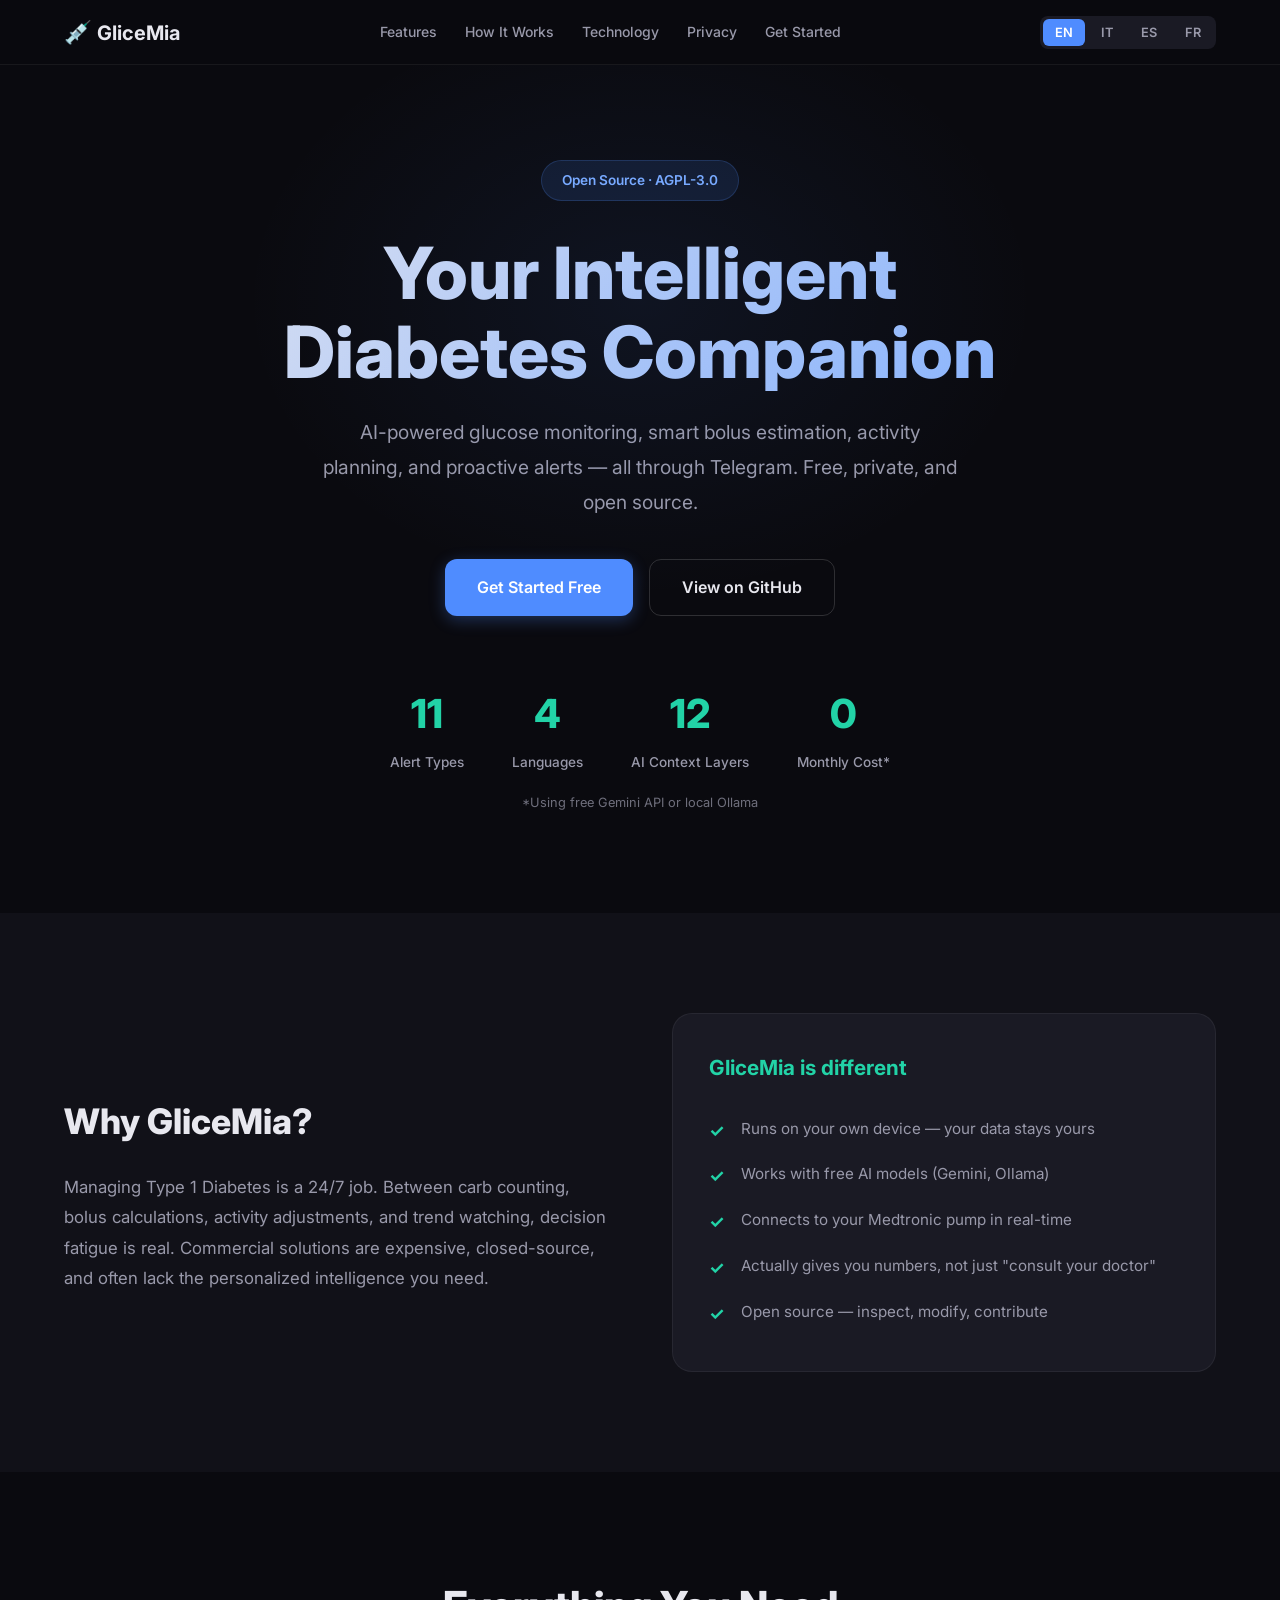
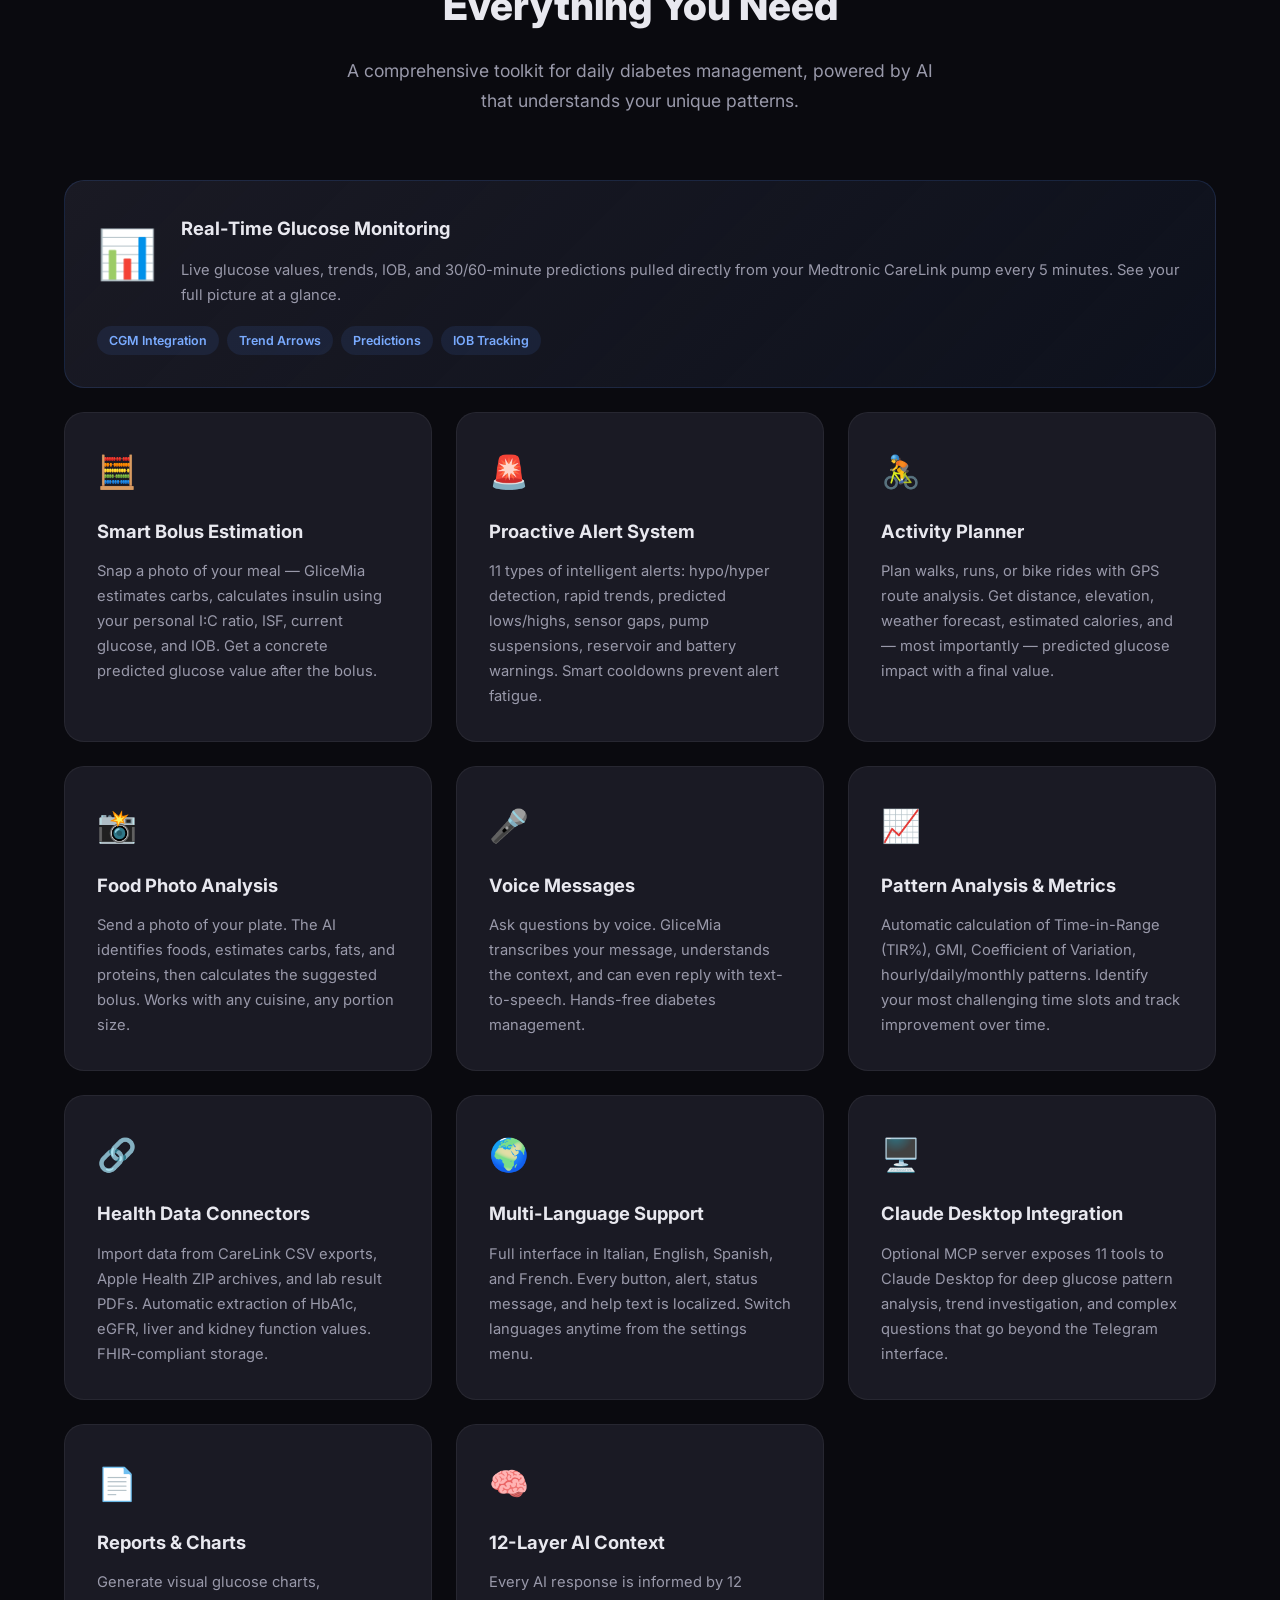
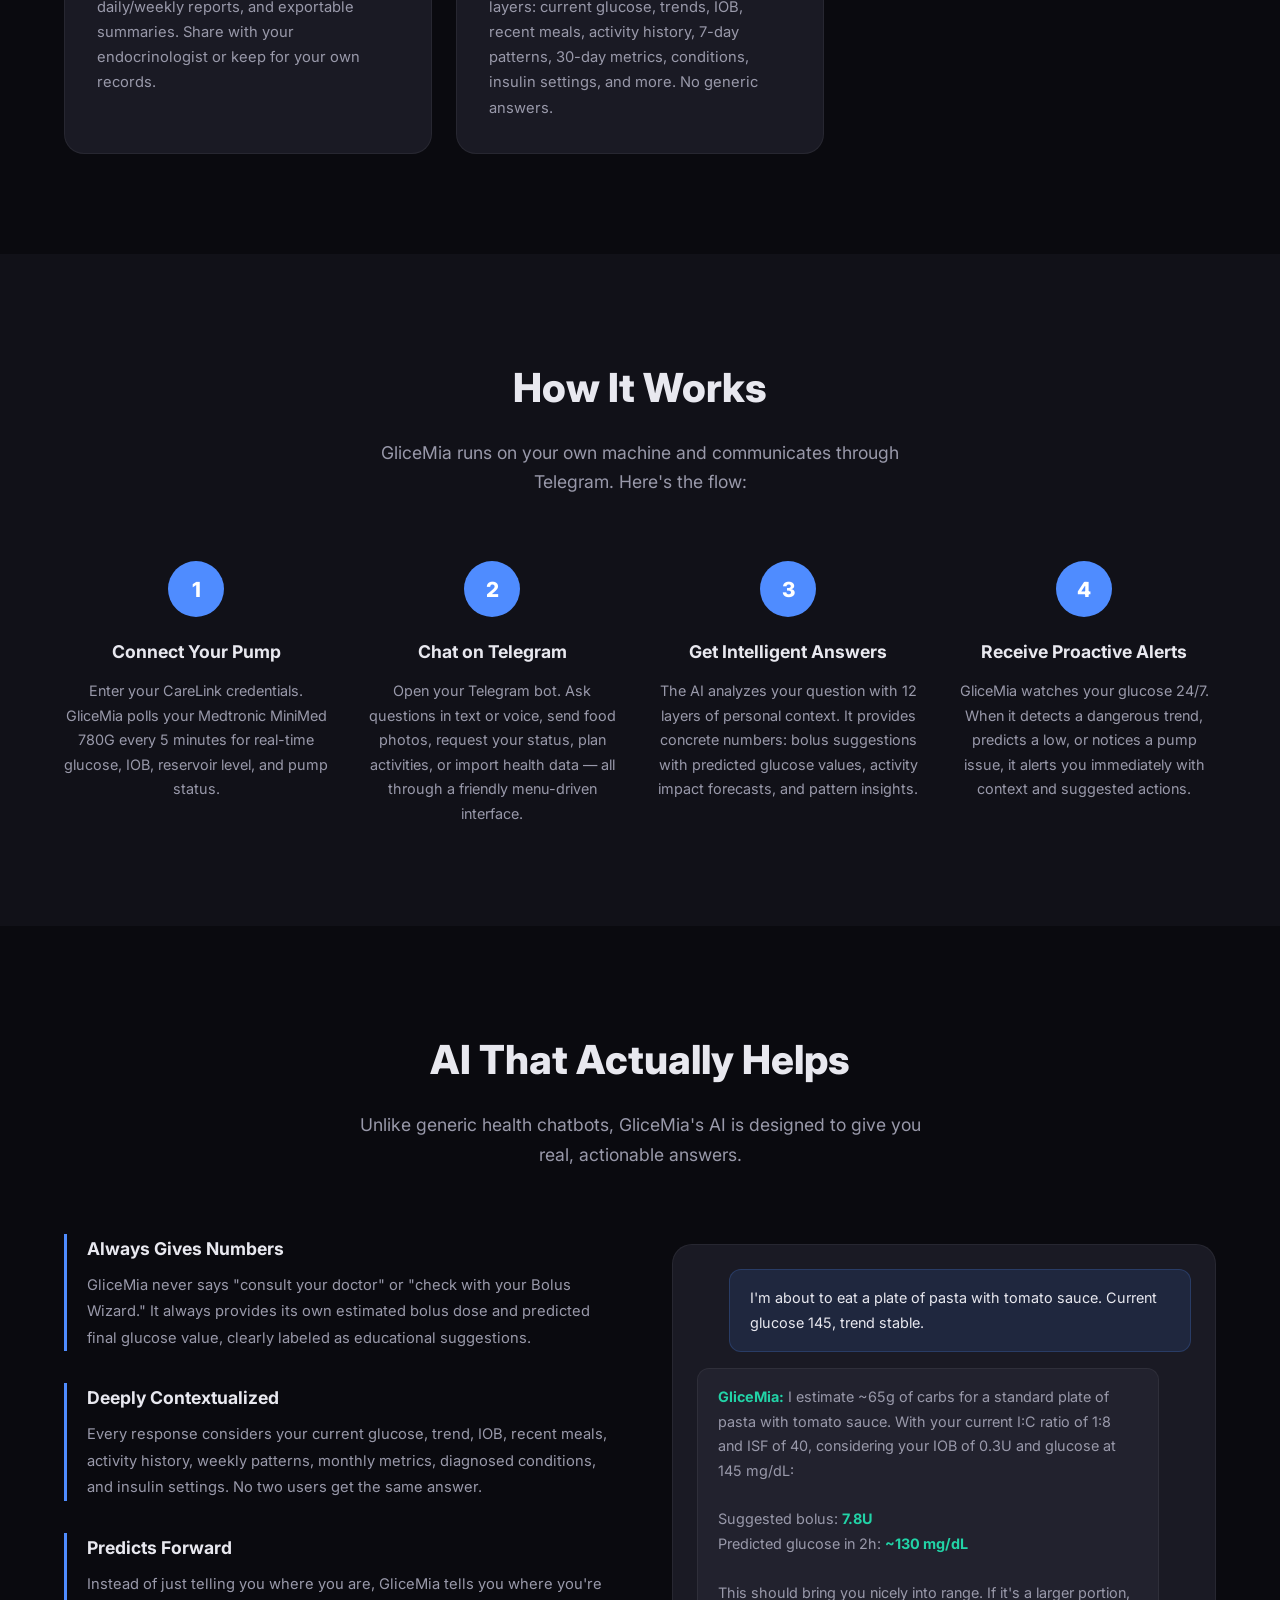
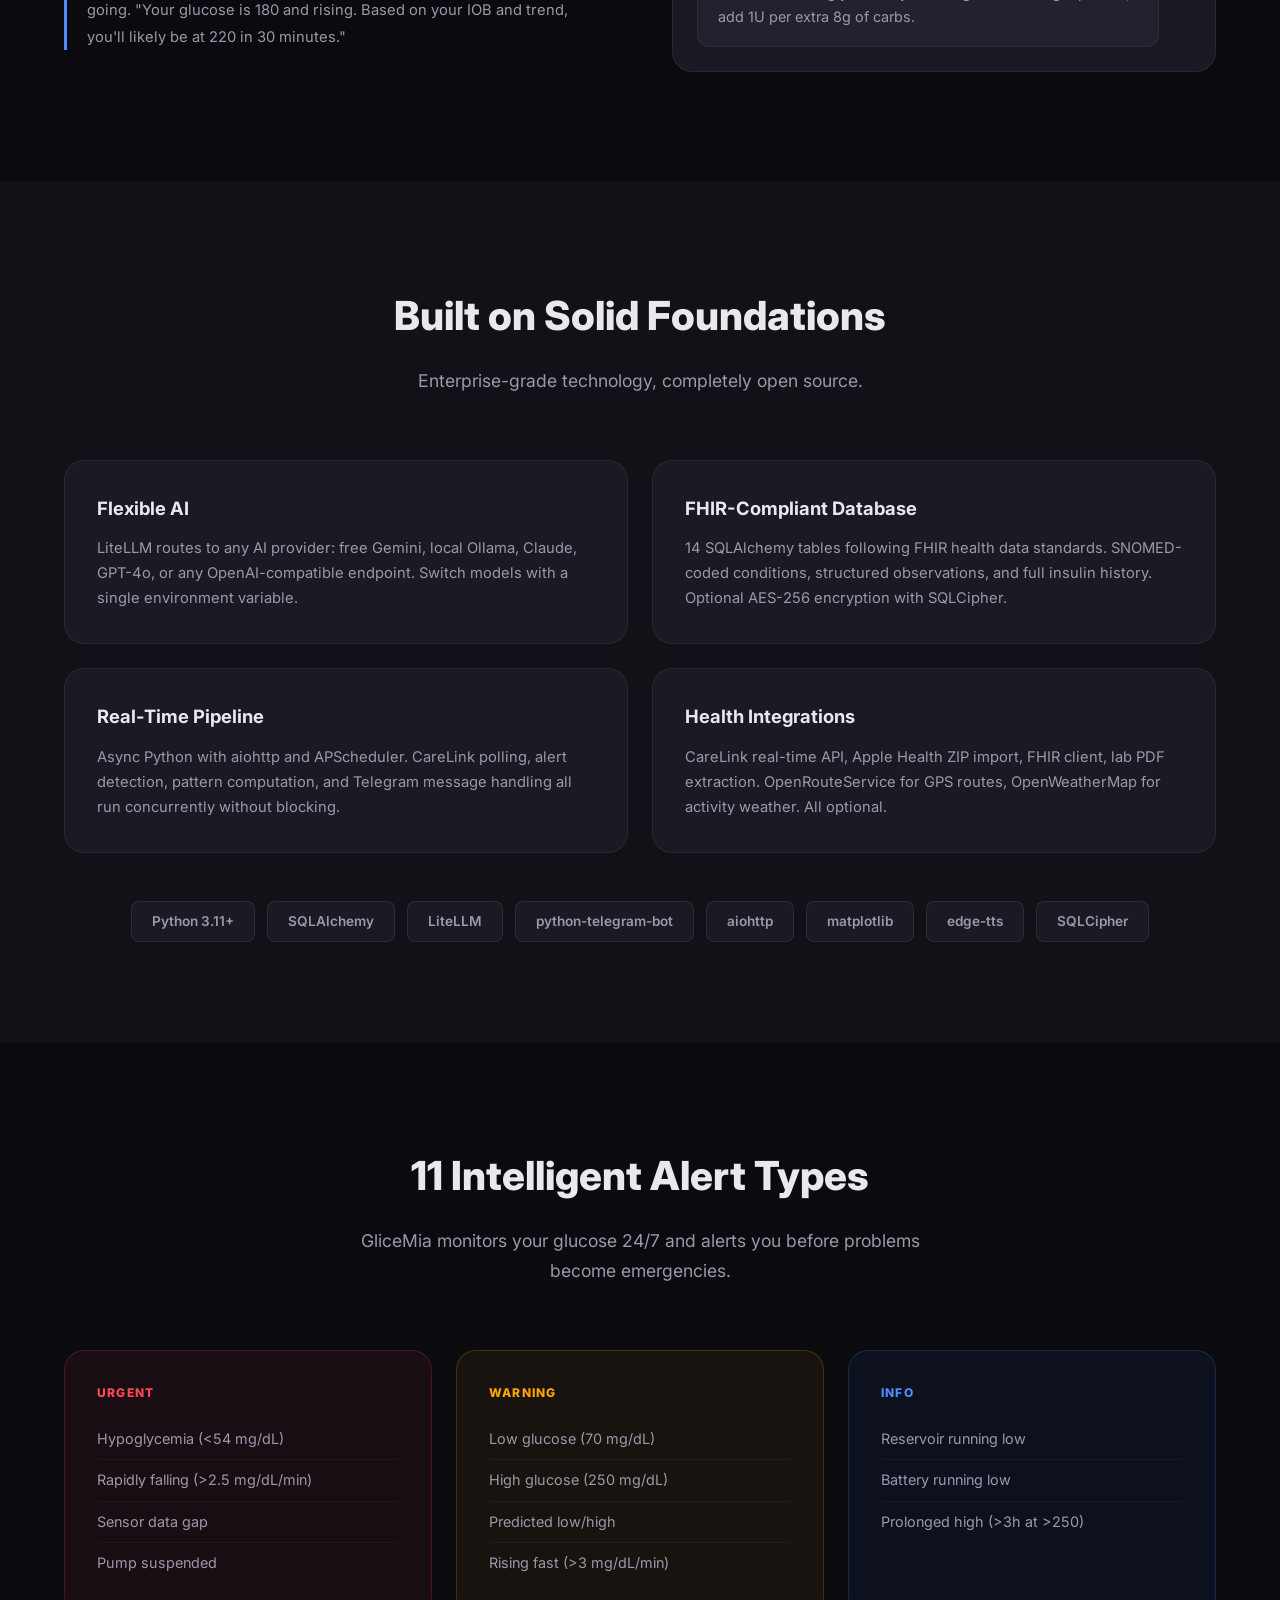
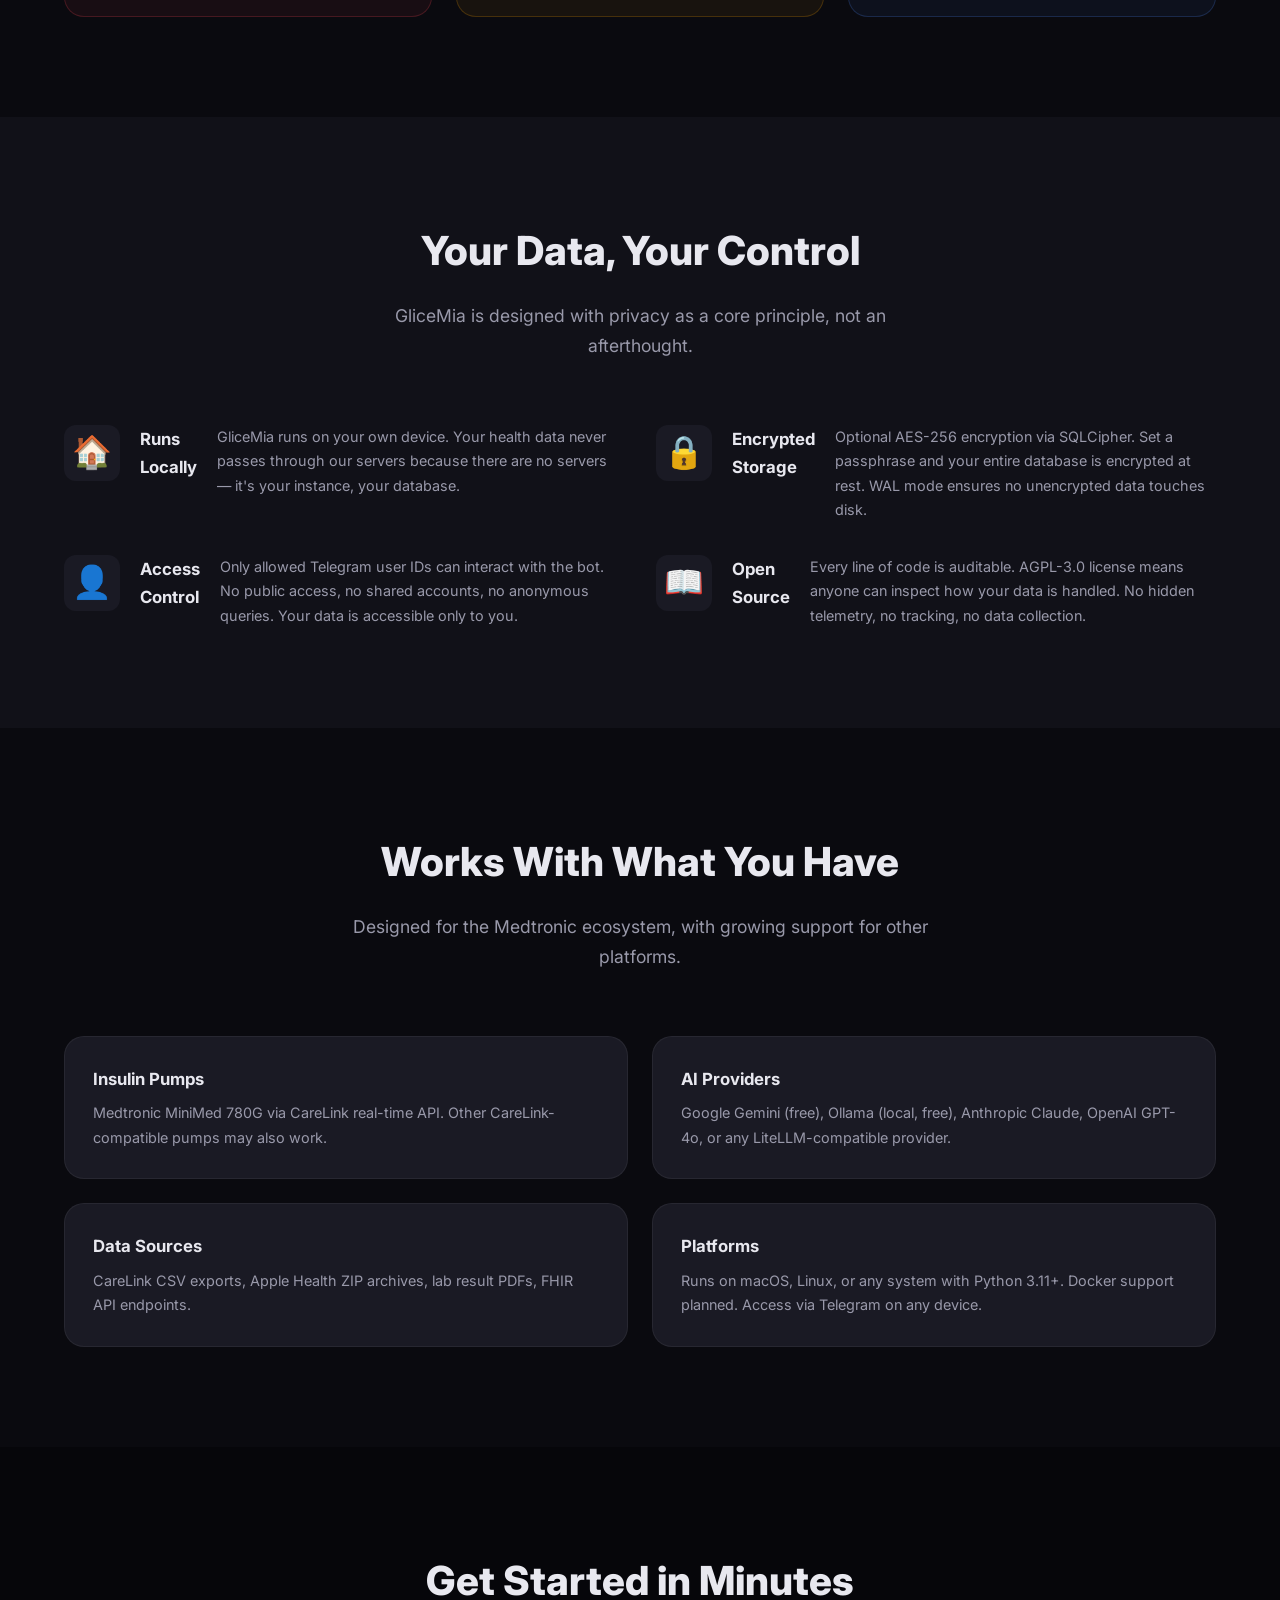
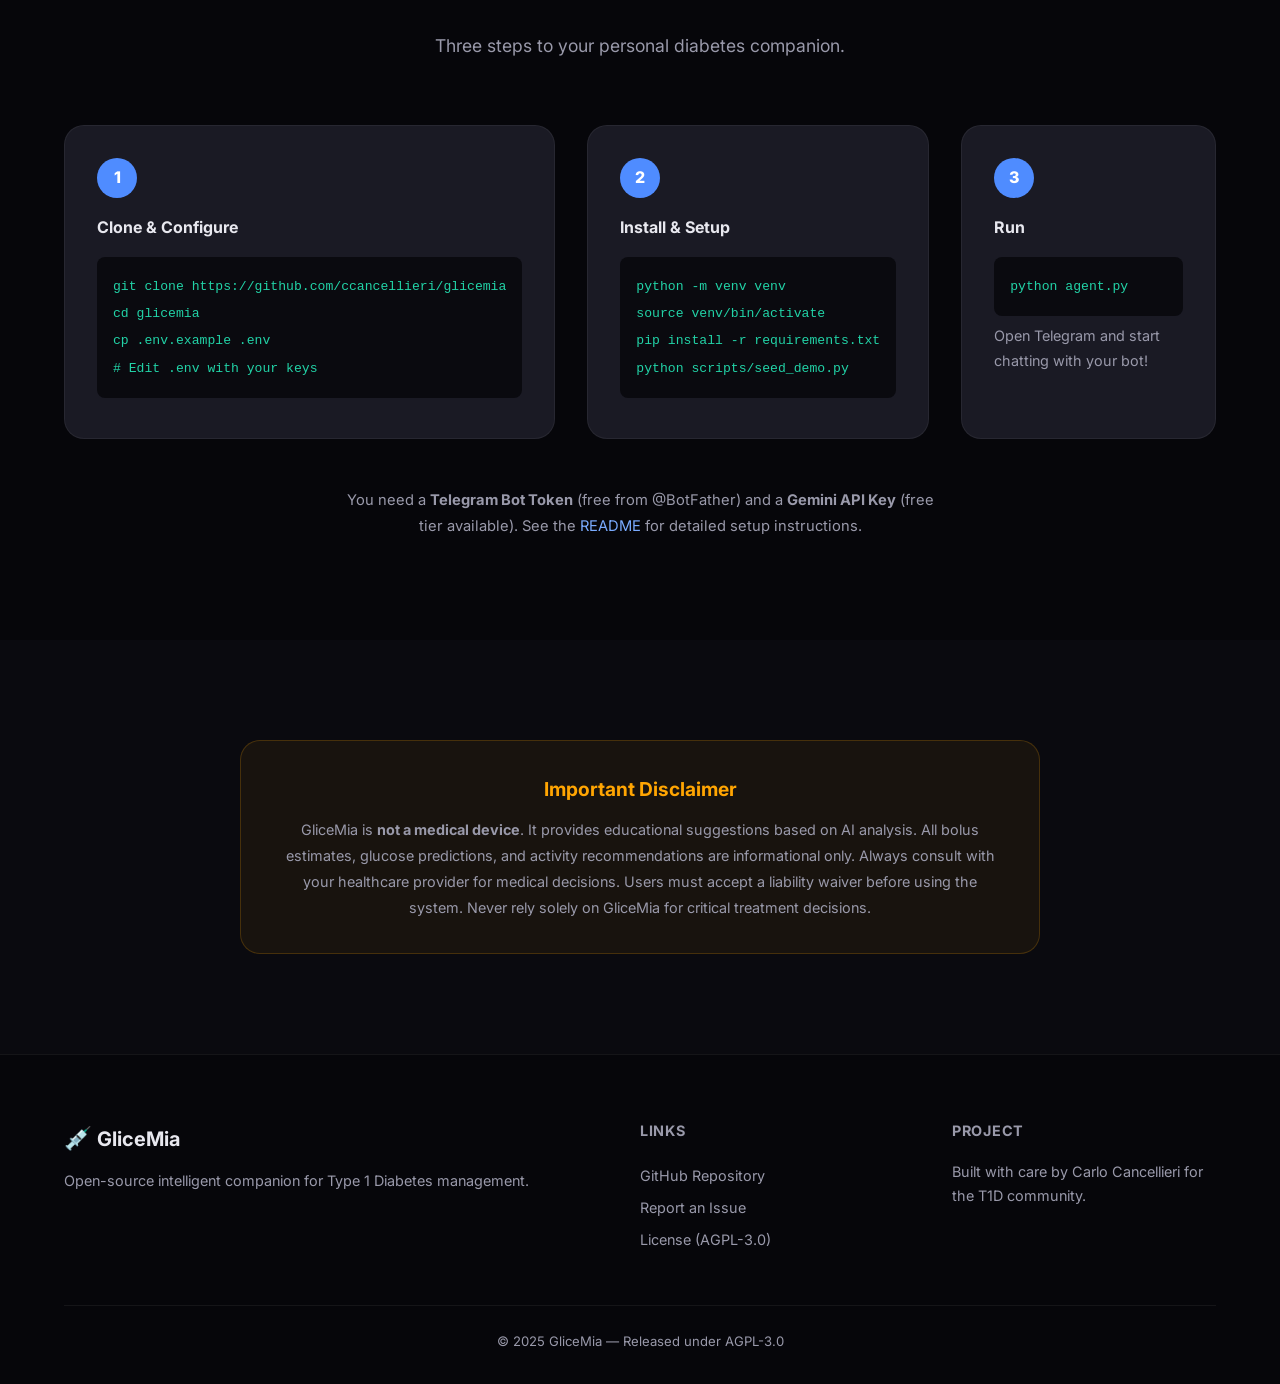
<file: website/index.html>
<!DOCTYPE html>
<html lang="en" data-lang="en">
<head>
    <meta charset="UTF-8">
    <meta name="viewport" content="width=device-width, initial-scale=1.0">
    <title>GliceMia — Intelligent Type 1 Diabetes Companion</title>
    <meta name="description" content="Open-source AI-powered companion for Type 1 Diabetes management. Real-time glucose monitoring, smart bolus estimation, activity planning, and proactive alerts.">
    <link rel="preconnect" href="https://fonts.googleapis.com">
    <link rel="preconnect" href="https://fonts.gstatic.com" crossorigin>
    <link href="https://fonts.googleapis.com/css2?family=Inter:wght@300;400;500;600;700;800&display=swap" rel="stylesheet">
    <link rel="stylesheet" href="style.css">
</head>
<body>
    <!-- Language Selector -->
    <nav class="lang-bar">
        <div class="container lang-bar-inner">
            <div class="logo">
                <span class="logo-icon">💉</span> GliceMia
            </div>
            <div class="nav-links">
                <a href="#features" data-i18n="nav_features">Features</a>
                <a href="#how-it-works" data-i18n="nav_how">How It Works</a>
                <a href="#tech" data-i18n="nav_tech">Technology</a>
                <a href="#privacy" data-i18n="nav_privacy">Privacy</a>
                <a href="#get-started" data-i18n="nav_start">Get Started</a>
            </div>
            <div class="lang-switcher">
                <button class="lang-btn active" data-lang="en">EN</button>
                <button class="lang-btn" data-lang="it">IT</button>
                <button class="lang-btn" data-lang="es">ES</button>
                <button class="lang-btn" data-lang="fr">FR</button>
            </div>
            <button class="mobile-menu-btn" aria-label="Menu">&#9776;</button>
        </div>
    </nav>

    <!-- Hero -->
    <header class="hero">
        <div class="container">
            <div class="hero-badge" data-i18n="hero_badge">Open Source &middot; AGPL-3.0</div>
            <h1 data-i18n="hero_title">Your Intelligent<br>Diabetes Companion</h1>
            <p class="hero-sub" data-i18n="hero_sub">AI-powered glucose monitoring, smart bolus estimation, activity planning, and proactive alerts &mdash; all through Telegram. Free, private, and open source.</p>
            <div class="hero-actions">
                <a href="#get-started" class="btn btn-primary" data-i18n="hero_cta">Get Started Free</a>
                <a href="https://github.com/ccancellieri/glicemia" class="btn btn-outline" data-i18n="hero_github">View on GitHub</a>
            </div>
            <div class="hero-stats">
                <div class="stat">
                    <span class="stat-number">11</span>
                    <span class="stat-label" data-i18n="stat_alerts">Alert Types</span>
                </div>
                <div class="stat">
                    <span class="stat-number">4</span>
                    <span class="stat-label" data-i18n="stat_langs">Languages</span>
                </div>
                <div class="stat">
                    <span class="stat-number">12</span>
                    <span class="stat-label" data-i18n="stat_context">AI Context Layers</span>
                </div>
                <div class="stat">
                    <span class="stat-number">0</span>
                    <span class="stat-label" data-i18n="stat_cost">Monthly Cost*</span>
                </div>
            </div>
            <p class="hero-note" data-i18n="hero_note">*Using free Gemini API or local Ollama</p>
        </div>
        <div class="hero-gradient"></div>
    </header>

    <!-- Problem / Solution -->
    <section class="section section-alt" id="why">
        <div class="container">
            <div class="two-col">
                <div class="col">
                    <h2 data-i18n="why_title">Why GliceMia?</h2>
                    <p data-i18n="why_text">Managing Type 1 Diabetes is a 24/7 job. Between carb counting, bolus calculations, activity adjustments, and trend watching, decision fatigue is real. Commercial solutions are expensive, closed-source, and often lack the personalized intelligence you need.</p>
                </div>
                <div class="col">
                    <div class="solution-card">
                        <h3 data-i18n="why_solution_title">GliceMia is different</h3>
                        <ul class="check-list">
                            <li data-i18n="why_s1">Runs on your own device &mdash; your data stays yours</li>
                            <li data-i18n="why_s2">Works with free AI models (Gemini, Ollama)</li>
                            <li data-i18n="why_s3">Connects to your Medtronic pump in real-time</li>
                            <li data-i18n="why_s4">Actually gives you numbers, not just "consult your doctor"</li>
                            <li data-i18n="why_s5">Open source &mdash; inspect, modify, contribute</li>
                        </ul>
                    </div>
                </div>
            </div>
        </div>
    </section>

    <!-- Features -->
    <section class="section" id="features">
        <div class="container">
            <h2 class="section-title" data-i18n="features_title">Everything You Need</h2>
            <p class="section-sub" data-i18n="features_sub">A comprehensive toolkit for daily diabetes management, powered by AI that understands your unique patterns.</p>

            <div class="features-grid">
                <!-- Feature 1: Real-time Monitoring -->
                <div class="feature-card feature-highlight">
                    <div class="feature-icon">📊</div>
                    <h3 data-i18n="f1_title">Real-Time Glucose Monitoring</h3>
                    <p data-i18n="f1_desc">Live glucose values, trends, IOB, and 30/60-minute predictions pulled directly from your Medtronic CareLink pump every 5 minutes. See your full picture at a glance.</p>
                    <div class="feature-details">
                        <span class="tag" data-i18n="f1_t1">CGM Integration</span>
                        <span class="tag" data-i18n="f1_t2">Trend Arrows</span>
                        <span class="tag" data-i18n="f1_t3">Predictions</span>
                        <span class="tag" data-i18n="f1_t4">IOB Tracking</span>
                    </div>
                </div>

                <!-- Feature 2: Smart Bolus -->
                <div class="feature-card">
                    <div class="feature-icon">🧮</div>
                    <h3 data-i18n="f2_title">Smart Bolus Estimation</h3>
                    <p data-i18n="f2_desc">Snap a photo of your meal &mdash; GliceMia estimates carbs, calculates insulin using your personal I:C ratio, ISF, current glucose, and IOB. Get a concrete predicted glucose value after the bolus.</p>
                </div>

                <!-- Feature 3: Proactive Alerts -->
                <div class="feature-card">
                    <div class="feature-icon">🚨</div>
                    <h3 data-i18n="f3_title">Proactive Alert System</h3>
                    <p data-i18n="f3_desc">11 types of intelligent alerts: hypo/hyper detection, rapid trends, predicted lows/highs, sensor gaps, pump suspensions, reservoir and battery warnings. Smart cooldowns prevent alert fatigue.</p>
                </div>

                <!-- Feature 4: Activity Planner -->
                <div class="feature-card">
                    <div class="feature-icon">🚴</div>
                    <h3 data-i18n="f4_title">Activity Planner</h3>
                    <p data-i18n="f4_desc">Plan walks, runs, or bike rides with GPS route analysis. Get distance, elevation, weather forecast, estimated calories, and &mdash; most importantly &mdash; predicted glucose impact with a final value.</p>
                </div>

                <!-- Feature 5: Food Photo Analysis -->
                <div class="feature-card">
                    <div class="feature-icon">📸</div>
                    <h3 data-i18n="f5_title">Food Photo Analysis</h3>
                    <p data-i18n="f5_desc">Send a photo of your plate. The AI identifies foods, estimates carbs, fats, and proteins, then calculates the suggested bolus. Works with any cuisine, any portion size.</p>
                </div>

                <!-- Feature 6: Voice Messages -->
                <div class="feature-card">
                    <div class="feature-icon">🎤</div>
                    <h3 data-i18n="f6_title">Voice Messages</h3>
                    <p data-i18n="f6_desc">Ask questions by voice. GliceMia transcribes your message, understands the context, and can even reply with text-to-speech. Hands-free diabetes management.</p>
                </div>

                <!-- Feature 7: Pattern Analysis -->
                <div class="feature-card">
                    <div class="feature-icon">📈</div>
                    <h3 data-i18n="f7_title">Pattern Analysis & Metrics</h3>
                    <p data-i18n="f7_desc">Automatic calculation of Time-in-Range (TIR%), GMI, Coefficient of Variation, hourly/daily/monthly patterns. Identify your most challenging time slots and track improvement over time.</p>
                </div>

                <!-- Feature 8: Health Connectors -->
                <div class="feature-card">
                    <div class="feature-icon">🔗</div>
                    <h3 data-i18n="f8_title">Health Data Connectors</h3>
                    <p data-i18n="f8_desc">Import data from CareLink CSV exports, Apple Health ZIP archives, and lab result PDFs. Automatic extraction of HbA1c, eGFR, liver and kidney function values. FHIR-compliant storage.</p>
                </div>

                <!-- Feature 9: Multi-language -->
                <div class="feature-card">
                    <div class="feature-icon">🌍</div>
                    <h3 data-i18n="f9_title">Multi-Language Support</h3>
                    <p data-i18n="f9_desc">Full interface in Italian, English, Spanish, and French. Every button, alert, status message, and help text is localized. Switch languages anytime from the settings menu.</p>
                </div>

                <!-- Feature 10: MCP Integration -->
                <div class="feature-card">
                    <div class="feature-icon">🖥️</div>
                    <h3 data-i18n="f10_title">Claude Desktop Integration</h3>
                    <p data-i18n="f10_desc">Optional MCP server exposes 11 tools to Claude Desktop for deep glucose pattern analysis, trend investigation, and complex questions that go beyond the Telegram interface.</p>
                </div>

                <!-- Feature 11: Reports & Charts -->
                <div class="feature-card">
                    <div class="feature-icon">📄</div>
                    <h3 data-i18n="f11_title">Reports & Charts</h3>
                    <p data-i18n="f11_desc">Generate visual glucose charts, daily/weekly reports, and exportable summaries. Share with your endocrinologist or keep for your own records.</p>
                </div>

                <!-- Feature 12: AI Context -->
                <div class="feature-card">
                    <div class="feature-icon">🧠</div>
                    <h3 data-i18n="f12_title">12-Layer AI Context</h3>
                    <p data-i18n="f12_desc">Every AI response is informed by 12 layers: current glucose, trends, IOB, recent meals, activity history, 7-day patterns, 30-day metrics, conditions, insulin settings, and more. No generic answers.</p>
                </div>
            </div>
        </div>
    </section>

    <!-- How It Works -->
    <section class="section section-alt" id="how-it-works">
        <div class="container">
            <h2 class="section-title" data-i18n="how_title">How It Works</h2>
            <p class="section-sub" data-i18n="how_sub">GliceMia runs on your own machine and communicates through Telegram. Here's the flow:</p>

            <div class="steps">
                <div class="step">
                    <div class="step-number">1</div>
                    <h3 data-i18n="step1_title">Connect Your Pump</h3>
                    <p data-i18n="step1_desc">Enter your CareLink credentials. GliceMia polls your Medtronic MiniMed 780G every 5 minutes for real-time glucose, IOB, reservoir level, and pump status.</p>
                </div>
                <div class="step">
                    <div class="step-number">2</div>
                    <h3 data-i18n="step2_title">Chat on Telegram</h3>
                    <p data-i18n="step2_desc">Open your Telegram bot. Ask questions in text or voice, send food photos, request your status, plan activities, or import health data &mdash; all through a friendly menu-driven interface.</p>
                </div>
                <div class="step">
                    <div class="step-number">3</div>
                    <h3 data-i18n="step3_title">Get Intelligent Answers</h3>
                    <p data-i18n="step3_desc">The AI analyzes your question with 12 layers of personal context. It provides concrete numbers: bolus suggestions with predicted glucose values, activity impact forecasts, and pattern insights.</p>
                </div>
                <div class="step">
                    <div class="step-number">4</div>
                    <h3 data-i18n="step4_title">Receive Proactive Alerts</h3>
                    <p data-i18n="step4_desc">GliceMia watches your glucose 24/7. When it detects a dangerous trend, predicts a low, or notices a pump issue, it alerts you immediately with context and suggested actions.</p>
                </div>
            </div>
        </div>
    </section>

    <!-- AI Section -->
    <section class="section" id="ai">
        <div class="container">
            <h2 class="section-title" data-i18n="ai_title">AI That Actually Helps</h2>
            <p class="section-sub" data-i18n="ai_sub">Unlike generic health chatbots, GliceMia's AI is designed to give you real, actionable answers.</p>

            <div class="two-col">
                <div class="col">
                    <div class="ai-principle">
                        <h4 data-i18n="ai_p1_title">Always Gives Numbers</h4>
                        <p data-i18n="ai_p1_desc">GliceMia never says "consult your doctor" or "check with your Bolus Wizard." It always provides its own estimated bolus dose and predicted final glucose value, clearly labeled as educational suggestions.</p>
                    </div>
                    <div class="ai-principle">
                        <h4 data-i18n="ai_p2_title">Deeply Contextualized</h4>
                        <p data-i18n="ai_p2_desc">Every response considers your current glucose, trend, IOB, recent meals, activity history, weekly patterns, monthly metrics, diagnosed conditions, and insulin settings. No two users get the same answer.</p>
                    </div>
                    <div class="ai-principle">
                        <h4 data-i18n="ai_p3_title">Predicts Forward</h4>
                        <p data-i18n="ai_p3_desc">Instead of just telling you where you are, GliceMia tells you where you're going. "Your glucose is 180 and rising. Based on your IOB and trend, you'll likely be at 220 in 30 minutes."</p>
                    </div>
                </div>
                <div class="col">
                    <div class="chat-demo">
                        <div class="chat-bubble user" data-i18n="chat_user1">I'm about to eat a plate of pasta with tomato sauce. Current glucose 145, trend stable.</div>
                        <div class="chat-bubble bot">
                            <strong>GliceMia:</strong>
                            <span data-i18n="chat_bot1">I estimate ~65g of carbs for a standard plate of pasta with tomato sauce. With your current I:C ratio of 1:8 and ISF of 40, considering your IOB of 0.3U and glucose at 145 mg/dL:<br><br>Suggested bolus: <strong>7.8U</strong><br>Predicted glucose in 2h: <strong>~130 mg/dL</strong><br><br>This should bring you nicely into range. If it's a larger portion, add 1U per extra 8g of carbs.</span>
                        </div>
                    </div>
                </div>
            </div>
        </div>
    </section>

    <!-- Technology -->
    <section class="section section-alt" id="tech">
        <div class="container">
            <h2 class="section-title" data-i18n="tech_title">Built on Solid Foundations</h2>
            <p class="section-sub" data-i18n="tech_sub">Enterprise-grade technology, completely open source.</p>

            <div class="tech-grid">
                <div class="tech-card">
                    <h4 data-i18n="tech_ai_title">Flexible AI</h4>
                    <p data-i18n="tech_ai_desc">LiteLLM routes to any AI provider: free Gemini, local Ollama, Claude, GPT-4o, or any OpenAI-compatible endpoint. Switch models with a single environment variable.</p>
                </div>
                <div class="tech-card">
                    <h4 data-i18n="tech_db_title">FHIR-Compliant Database</h4>
                    <p data-i18n="tech_db_desc">14 SQLAlchemy tables following FHIR health data standards. SNOMED-coded conditions, structured observations, and full insulin history. Optional AES-256 encryption with SQLCipher.</p>
                </div>
                <div class="tech-card">
                    <h4 data-i18n="tech_rt_title">Real-Time Pipeline</h4>
                    <p data-i18n="tech_rt_desc">Async Python with aiohttp and APScheduler. CareLink polling, alert detection, pattern computation, and Telegram message handling all run concurrently without blocking.</p>
                </div>
                <div class="tech-card">
                    <h4 data-i18n="tech_int_title">Health Integrations</h4>
                    <p data-i18n="tech_int_desc">CareLink real-time API, Apple Health ZIP import, FHIR client, lab PDF extraction. OpenRouteService for GPS routes, OpenWeatherMap for activity weather. All optional.</p>
                </div>
            </div>

            <div class="tech-stack-bar">
                <span>Python 3.11+</span>
                <span>SQLAlchemy</span>
                <span>LiteLLM</span>
                <span>python-telegram-bot</span>
                <span>aiohttp</span>
                <span>matplotlib</span>
                <span>edge-tts</span>
                <span>SQLCipher</span>
            </div>
        </div>
    </section>

    <!-- Alert Types -->
    <section class="section" id="alerts">
        <div class="container">
            <h2 class="section-title" data-i18n="alerts_title">11 Intelligent Alert Types</h2>
            <p class="section-sub" data-i18n="alerts_sub">GliceMia monitors your glucose 24/7 and alerts you before problems become emergencies.</p>

            <div class="alerts-grid">
                <div class="alert-card urgent">
                    <div class="alert-level" data-i18n="alert_urgent">URGENT</div>
                    <ul>
                        <li data-i18n="alert_u1">Hypoglycemia (&lt;54 mg/dL)</li>
                        <li data-i18n="alert_u2">Rapidly falling (&gt;2.5 mg/dL/min)</li>
                        <li data-i18n="alert_u3">Sensor data gap</li>
                        <li data-i18n="alert_u4">Pump suspended</li>
                    </ul>
                </div>
                <div class="alert-card warning">
                    <div class="alert-level" data-i18n="alert_warning">WARNING</div>
                    <ul>
                        <li data-i18n="alert_w1">Low glucose (70 mg/dL)</li>
                        <li data-i18n="alert_w2">High glucose (250 mg/dL)</li>
                        <li data-i18n="alert_w3">Predicted low/high</li>
                        <li data-i18n="alert_w4">Rising fast (&gt;3 mg/dL/min)</li>
                    </ul>
                </div>
                <div class="alert-card info">
                    <div class="alert-level" data-i18n="alert_info">INFO</div>
                    <ul>
                        <li data-i18n="alert_i1">Reservoir running low</li>
                        <li data-i18n="alert_i2">Battery running low</li>
                        <li data-i18n="alert_i3">Prolonged high (&gt;3h at &gt;250)</li>
                    </ul>
                </div>
            </div>
        </div>
    </section>

    <!-- Privacy -->
    <section class="section section-alt" id="privacy">
        <div class="container">
            <h2 class="section-title" data-i18n="privacy_title">Your Data, Your Control</h2>
            <p class="section-sub" data-i18n="privacy_sub">GliceMia is designed with privacy as a core principle, not an afterthought.</p>

            <div class="privacy-grid">
                <div class="privacy-item">
                    <div class="privacy-icon">🏠</div>
                    <h4 data-i18n="priv1_title">Runs Locally</h4>
                    <p data-i18n="priv1_desc">GliceMia runs on your own device. Your health data never passes through our servers because there are no servers &mdash; it's your instance, your database.</p>
                </div>
                <div class="privacy-item">
                    <div class="privacy-icon">🔒</div>
                    <h4 data-i18n="priv2_title">Encrypted Storage</h4>
                    <p data-i18n="priv2_desc">Optional AES-256 encryption via SQLCipher. Set a passphrase and your entire database is encrypted at rest. WAL mode ensures no unencrypted data touches disk.</p>
                </div>
                <div class="privacy-item">
                    <div class="privacy-icon">👤</div>
                    <h4 data-i18n="priv3_title">Access Control</h4>
                    <p data-i18n="priv3_desc">Only allowed Telegram user IDs can interact with the bot. No public access, no shared accounts, no anonymous queries. Your data is accessible only to you.</p>
                </div>
                <div class="privacy-item">
                    <div class="privacy-icon">📖</div>
                    <h4 data-i18n="priv4_title">Open Source</h4>
                    <p data-i18n="priv4_desc">Every line of code is auditable. AGPL-3.0 license means anyone can inspect how your data is handled. No hidden telemetry, no tracking, no data collection.</p>
                </div>
            </div>
        </div>
    </section>

    <!-- Compatibility -->
    <section class="section" id="compatibility">
        <div class="container">
            <h2 class="section-title" data-i18n="compat_title">Works With What You Have</h2>
            <p class="section-sub" data-i18n="compat_sub">Designed for the Medtronic ecosystem, with growing support for other platforms.</p>

            <div class="compat-grid">
                <div class="compat-item">
                    <h4 data-i18n="compat_pump_title">Insulin Pumps</h4>
                    <p data-i18n="compat_pump_desc">Medtronic MiniMed 780G via CareLink real-time API. Other CareLink-compatible pumps may also work.</p>
                </div>
                <div class="compat-item">
                    <h4 data-i18n="compat_ai_title">AI Providers</h4>
                    <p data-i18n="compat_ai_desc">Google Gemini (free), Ollama (local, free), Anthropic Claude, OpenAI GPT-4o, or any LiteLLM-compatible provider.</p>
                </div>
                <div class="compat-item">
                    <h4 data-i18n="compat_data_title">Data Sources</h4>
                    <p data-i18n="compat_data_desc">CareLink CSV exports, Apple Health ZIP archives, lab result PDFs, FHIR API endpoints.</p>
                </div>
                <div class="compat-item">
                    <h4 data-i18n="compat_platform_title">Platforms</h4>
                    <p data-i18n="compat_platform_desc">Runs on macOS, Linux, or any system with Python 3.11+. Docker support planned. Access via Telegram on any device.</p>
                </div>
            </div>
        </div>
    </section>

    <!-- Get Started -->
    <section class="section section-dark" id="get-started">
        <div class="container">
            <h2 class="section-title" data-i18n="start_title">Get Started in Minutes</h2>
            <p class="section-sub" data-i18n="start_sub">Three steps to your personal diabetes companion.</p>

            <div class="start-steps">
                <div class="start-step">
                    <div class="start-step-num">1</div>
                    <h4 data-i18n="start_s1_title">Clone & Configure</h4>
                    <pre><code>git clone https://github.com/ccancellieri/glicemia
cd glicemia
cp .env.example .env
# Edit .env with your keys</code></pre>
                </div>
                <div class="start-step">
                    <div class="start-step-num">2</div>
                    <h4 data-i18n="start_s2_title">Install & Setup</h4>
                    <pre><code>python -m venv venv
source venv/bin/activate
pip install -r requirements.txt
python scripts/seed_demo.py</code></pre>
                </div>
                <div class="start-step">
                    <div class="start-step-num">3</div>
                    <h4 data-i18n="start_s3_title">Run</h4>
                    <pre><code>python agent.py</code></pre>
                    <p data-i18n="start_s3_desc">Open Telegram and start chatting with your bot!</p>
                </div>
            </div>

            <div class="start-note">
                <p data-i18n="start_note">You need a <strong>Telegram Bot Token</strong> (free from @BotFather) and a <strong>Gemini API Key</strong> (free tier available). See the <a href="https://github.com/ccancellieri/glicemia">README</a> for detailed setup instructions.</p>
            </div>
        </div>
    </section>

    <!-- Disclaimer -->
    <section class="section" id="disclaimer">
        <div class="container">
            <div class="disclaimer-box">
                <h3 data-i18n="disc_title">Important Disclaimer</h3>
                <p data-i18n="disc_text">GliceMia is <strong>not a medical device</strong>. It provides educational suggestions based on AI analysis. All bolus estimates, glucose predictions, and activity recommendations are informational only. Always consult with your healthcare provider for medical decisions. Users must accept a liability waiver before using the system. Never rely solely on GliceMia for critical treatment decisions.</p>
            </div>
        </div>
    </section>

    <!-- Footer -->
    <footer class="footer">
        <div class="container">
            <div class="footer-grid">
                <div class="footer-col">
                    <div class="logo">
                        <span class="logo-icon">💉</span> GliceMia
                    </div>
                    <p data-i18n="footer_desc">Open-source intelligent companion for Type 1 Diabetes management.</p>
                </div>
                <div class="footer-col">
                    <h4 data-i18n="footer_links">Links</h4>
                    <a href="https://github.com/ccancellieri/glicemia" data-i18n="footer_github">GitHub Repository</a>
                    <a href="https://github.com/ccancellieri/glicemia/issues" data-i18n="footer_issues">Report an Issue</a>
                    <a href="https://github.com/ccancellieri/glicemia/blob/main/LICENSE" data-i18n="footer_license">License (AGPL-3.0)</a>
                </div>
                <div class="footer-col">
                    <h4 data-i18n="footer_project">Project</h4>
                    <p data-i18n="footer_built">Built with care by Carlo Cancellieri for the T1D community.</p>
                </div>
            </div>
            <div class="footer-bottom">
                <p>&copy; 2025 GliceMia &mdash; <span data-i18n="footer_rights">Released under AGPL-3.0</span></p>
            </div>
        </div>
    </footer>

    <script src="i18n.js"></script>
    <script src="main.js"></script>
</body>
</html>
</file>
<file: website/style.css>
/* ===== Reset & Base ===== */
*, *::before, *::after { margin: 0; padding: 0; box-sizing: border-box; }

:root {
    --bg: #0a0a0f;
    --bg-alt: #111118;
    --bg-dark: #06060a;
    --surface: #1a1a24;
    --surface-2: #22222e;
    --text: #e8e8ef;
    --text-muted: #9999aa;
    --primary: #4f8cff;
    --primary-light: #7aabff;
    --primary-dark: #2a6be0;
    --accent: #22d3a7;
    --accent-dark: #18a882;
    --urgent: #ff4757;
    --warning: #ffa502;
    --info: #4f8cff;
    --radius: 12px;
    --radius-sm: 8px;
    --radius-lg: 20px;
    --shadow: 0 4px 24px rgba(0,0,0,0.3);
    --transition: 0.2s ease;
}

html { scroll-behavior: smooth; }

body {
    font-family: 'Inter', -apple-system, BlinkMacSystemFont, sans-serif;
    background: var(--bg);
    color: var(--text);
    line-height: 1.7;
    font-size: 16px;
    -webkit-font-smoothing: antialiased;
}

.container {
    max-width: 1200px;
    margin: 0 auto;
    padding: 0 24px;
}

a { color: var(--primary-light); text-decoration: none; transition: color var(--transition); }
a:hover { color: var(--accent); }

/* ===== Navigation ===== */
.lang-bar {
    position: fixed;
    top: 0;
    left: 0;
    right: 0;
    z-index: 100;
    background: rgba(10, 10, 15, 0.85);
    backdrop-filter: blur(20px);
    border-bottom: 1px solid rgba(255,255,255,0.06);
    padding: 0 0;
}

.lang-bar-inner {
    display: flex;
    align-items: center;
    justify-content: space-between;
    height: 64px;
    gap: 24px;
}

.logo {
    font-size: 1.25rem;
    font-weight: 700;
    color: var(--text);
    white-space: nowrap;
}

.logo-icon { font-size: 1.4rem; }

.nav-links {
    display: flex;
    gap: 28px;
    flex: 1;
    justify-content: center;
}

.nav-links a {
    color: var(--text-muted);
    font-size: 0.875rem;
    font-weight: 500;
    transition: color var(--transition);
    white-space: nowrap;
}

.nav-links a:hover { color: var(--text); }

.lang-switcher {
    display: flex;
    gap: 4px;
    background: var(--surface);
    border-radius: var(--radius-sm);
    padding: 3px;
}

.lang-btn {
    background: none;
    border: none;
    color: var(--text-muted);
    font-size: 0.8rem;
    font-weight: 600;
    padding: 6px 12px;
    border-radius: 6px;
    cursor: pointer;
    transition: all var(--transition);
    font-family: inherit;
}

.lang-btn:hover { color: var(--text); }
.lang-btn.active { background: var(--primary); color: #fff; }

.mobile-menu-btn {
    display: none;
    background: none;
    border: none;
    color: var(--text);
    font-size: 1.5rem;
    cursor: pointer;
}

/* ===== Hero ===== */
.hero {
    padding: 160px 0 100px;
    text-align: center;
    position: relative;
    overflow: hidden;
}

.hero-badge {
    display: inline-block;
    background: rgba(79, 140, 255, 0.12);
    color: var(--primary-light);
    font-size: 0.85rem;
    font-weight: 600;
    padding: 8px 20px;
    border-radius: 100px;
    border: 1px solid rgba(79, 140, 255, 0.2);
    margin-bottom: 32px;
}

.hero h1 {
    font-size: clamp(2.5rem, 6vw, 4.5rem);
    font-weight: 800;
    line-height: 1.1;
    margin-bottom: 24px;
    background: linear-gradient(135deg, var(--text) 0%, var(--primary-light) 100%);
    -webkit-background-clip: text;
    -webkit-text-fill-color: transparent;
    background-clip: text;
}

.hero-sub {
    font-size: 1.2rem;
    color: var(--text-muted);
    max-width: 640px;
    margin: 0 auto 40px;
    line-height: 1.8;
}

.hero-actions {
    display: flex;
    gap: 16px;
    justify-content: center;
    margin-bottom: 64px;
    flex-wrap: wrap;
}

.btn {
    display: inline-flex;
    align-items: center;
    padding: 14px 32px;
    border-radius: var(--radius);
    font-size: 1rem;
    font-weight: 600;
    cursor: pointer;
    transition: all var(--transition);
    border: none;
    font-family: inherit;
    text-decoration: none;
}

.btn-primary {
    background: var(--primary);
    color: #fff;
    box-shadow: 0 4px 16px rgba(79, 140, 255, 0.3);
}

.btn-primary:hover {
    background: var(--primary-dark);
    color: #fff;
    transform: translateY(-2px);
    box-shadow: 0 6px 24px rgba(79, 140, 255, 0.4);
}

.btn-outline {
    background: transparent;
    color: var(--text);
    border: 1px solid rgba(255,255,255,0.15);
}

.btn-outline:hover {
    border-color: var(--primary);
    color: var(--primary-light);
    transform: translateY(-2px);
}

.hero-stats {
    display: flex;
    justify-content: center;
    gap: 48px;
    flex-wrap: wrap;
}

.stat { text-align: center; }

.stat-number {
    display: block;
    font-size: 2.5rem;
    font-weight: 800;
    color: var(--accent);
}

.stat-label {
    font-size: 0.85rem;
    color: var(--text-muted);
    font-weight: 500;
}

.hero-note {
    font-size: 0.8rem;
    color: var(--text-muted);
    margin-top: 16px;
    opacity: 0.7;
}

.hero-gradient {
    position: absolute;
    top: 0;
    left: 50%;
    transform: translateX(-50%);
    width: 800px;
    height: 600px;
    background: radial-gradient(ellipse, rgba(79, 140, 255, 0.08) 0%, transparent 70%);
    pointer-events: none;
}

/* ===== Sections ===== */
.section {
    padding: 100px 0;
}

.section-alt {
    background: var(--bg-alt);
}

.section-dark {
    background: var(--bg-dark);
}

.section-title {
    font-size: 2.5rem;
    font-weight: 800;
    text-align: center;
    margin-bottom: 16px;
}

.section-sub {
    font-size: 1.1rem;
    color: var(--text-muted);
    text-align: center;
    max-width: 600px;
    margin: 0 auto 64px;
}

/* ===== Two Column ===== */
.two-col {
    display: grid;
    grid-template-columns: 1fr 1fr;
    gap: 64px;
    align-items: center;
}

.col h2 {
    font-size: 2.2rem;
    font-weight: 800;
    margin-bottom: 20px;
}

.col p {
    color: var(--text-muted);
    font-size: 1.05rem;
    line-height: 1.8;
}

.solution-card {
    background: var(--surface);
    border: 1px solid rgba(255,255,255,0.06);
    border-radius: var(--radius-lg);
    padding: 36px;
}

.solution-card h3 {
    font-size: 1.3rem;
    margin-bottom: 20px;
    color: var(--accent);
}

.check-list {
    list-style: none;
}

.check-list li {
    padding: 10px 0;
    padding-left: 32px;
    position: relative;
    color: var(--text-muted);
    font-size: 0.95rem;
}

.check-list li::before {
    content: '✓';
    position: absolute;
    left: 0;
    color: var(--accent);
    font-weight: 700;
    font-size: 1.1rem;
}

/* ===== Features Grid ===== */
.features-grid {
    display: grid;
    grid-template-columns: repeat(3, 1fr);
    gap: 24px;
}

.feature-card {
    background: var(--surface);
    border: 1px solid rgba(255,255,255,0.06);
    border-radius: var(--radius-lg);
    padding: 32px;
    transition: all var(--transition);
}

.feature-card:hover {
    border-color: rgba(79, 140, 255, 0.2);
    transform: translateY(-4px);
    box-shadow: var(--shadow);
}

.feature-highlight {
    grid-column: 1 / -1;
    display: grid;
    grid-template-columns: auto 1fr;
    grid-template-rows: auto auto auto;
    gap: 0 24px;
    background: linear-gradient(135deg, var(--surface) 0%, rgba(79, 140, 255, 0.06) 100%);
    border-color: rgba(79, 140, 255, 0.15);
}

.feature-highlight .feature-icon {
    grid-row: 1 / 3;
    font-size: 3rem;
    align-self: center;
}

.feature-highlight .feature-details {
    grid-column: 1 / -1;
}

.feature-icon {
    font-size: 2rem;
    margin-bottom: 16px;
}

.feature-card h3 {
    font-size: 1.15rem;
    font-weight: 700;
    margin-bottom: 12px;
}

.feature-card p {
    color: var(--text-muted);
    font-size: 0.92rem;
    line-height: 1.7;
}

.feature-details {
    display: flex;
    flex-wrap: wrap;
    gap: 8px;
    margin-top: 16px;
}

.tag {
    background: rgba(79, 140, 255, 0.1);
    color: var(--primary-light);
    font-size: 0.78rem;
    font-weight: 600;
    padding: 4px 12px;
    border-radius: 100px;
}

/* ===== Steps ===== */
.steps {
    display: grid;
    grid-template-columns: repeat(4, 1fr);
    gap: 32px;
}

.step {
    text-align: center;
    position: relative;
}

.step-number {
    width: 56px;
    height: 56px;
    border-radius: 50%;
    background: var(--primary);
    color: #fff;
    font-size: 1.3rem;
    font-weight: 800;
    display: flex;
    align-items: center;
    justify-content: center;
    margin: 0 auto 20px;
}

.step h3 {
    font-size: 1.1rem;
    margin-bottom: 12px;
}

.step p {
    color: var(--text-muted);
    font-size: 0.9rem;
    line-height: 1.7;
}

/* ===== AI Section ===== */
.ai-principle {
    margin-bottom: 32px;
    padding-left: 20px;
    border-left: 3px solid var(--primary);
}

.ai-principle h4 {
    font-size: 1.1rem;
    margin-bottom: 8px;
    color: var(--text);
}

.ai-principle p {
    color: var(--text-muted);
    font-size: 0.92rem;
}

.chat-demo {
    background: var(--surface);
    border-radius: var(--radius-lg);
    padding: 24px;
    border: 1px solid rgba(255,255,255,0.06);
}

.chat-bubble {
    padding: 16px 20px;
    border-radius: var(--radius);
    margin-bottom: 16px;
    font-size: 0.9rem;
    line-height: 1.7;
}

.chat-bubble:last-child { margin-bottom: 0; }

.chat-bubble.user {
    background: rgba(79, 140, 255, 0.12);
    border: 1px solid rgba(79, 140, 255, 0.2);
    margin-left: 32px;
}

.chat-bubble.bot {
    background: var(--surface-2);
    border: 1px solid rgba(255,255,255,0.06);
    margin-right: 32px;
    color: var(--text-muted);
}

.chat-bubble.bot strong { color: var(--accent); }

/* ===== Tech ===== */
.tech-grid {
    display: grid;
    grid-template-columns: repeat(2, 1fr);
    gap: 24px;
    margin-bottom: 48px;
}

.tech-card {
    background: var(--surface);
    border: 1px solid rgba(255,255,255,0.06);
    border-radius: var(--radius-lg);
    padding: 32px;
}

.tech-card h4 {
    font-size: 1.15rem;
    margin-bottom: 12px;
    color: var(--text);
}

.tech-card p {
    color: var(--text-muted);
    font-size: 0.92rem;
    line-height: 1.7;
}

.tech-stack-bar {
    display: flex;
    flex-wrap: wrap;
    gap: 12px;
    justify-content: center;
}

.tech-stack-bar span {
    background: var(--surface);
    border: 1px solid rgba(255,255,255,0.08);
    padding: 8px 20px;
    border-radius: var(--radius-sm);
    font-size: 0.85rem;
    font-weight: 600;
    color: var(--text-muted);
}

/* ===== Alerts ===== */
.alerts-grid {
    display: grid;
    grid-template-columns: repeat(3, 1fr);
    gap: 24px;
}

.alert-card {
    border-radius: var(--radius-lg);
    padding: 32px;
    border: 1px solid;
}

.alert-card.urgent {
    background: rgba(255, 71, 87, 0.06);
    border-color: rgba(255, 71, 87, 0.2);
}

.alert-card.warning {
    background: rgba(255, 165, 2, 0.06);
    border-color: rgba(255, 165, 2, 0.2);
}

.alert-card.info {
    background: rgba(79, 140, 255, 0.06);
    border-color: rgba(79, 140, 255, 0.2);
}

.alert-level {
    font-size: 0.75rem;
    font-weight: 800;
    letter-spacing: 0.1em;
    margin-bottom: 16px;
}

.alert-card.urgent .alert-level { color: var(--urgent); }
.alert-card.warning .alert-level { color: var(--warning); }
.alert-card.info .alert-level { color: var(--info); }

.alert-card ul {
    list-style: none;
}

.alert-card li {
    padding: 8px 0;
    font-size: 0.9rem;
    color: var(--text-muted);
    border-bottom: 1px solid rgba(255,255,255,0.04);
}

.alert-card li:last-child { border-bottom: none; }

/* ===== Privacy ===== */
.privacy-grid {
    display: grid;
    grid-template-columns: repeat(2, 1fr);
    gap: 32px;
}

.privacy-item {
    display: flex;
    gap: 20px;
    align-items: flex-start;
}

.privacy-icon {
    font-size: 2rem;
    flex-shrink: 0;
    width: 56px;
    height: 56px;
    display: flex;
    align-items: center;
    justify-content: center;
    background: var(--surface);
    border-radius: var(--radius);
}

.privacy-item h4 {
    font-size: 1.05rem;
    margin-bottom: 8px;
}

.privacy-item p {
    color: var(--text-muted);
    font-size: 0.9rem;
    line-height: 1.7;
}

/* ===== Compatibility ===== */
.compat-grid {
    display: grid;
    grid-template-columns: repeat(2, 1fr);
    gap: 24px;
}

.compat-item {
    background: var(--surface);
    border: 1px solid rgba(255,255,255,0.06);
    border-radius: var(--radius-lg);
    padding: 28px;
}

.compat-item h4 {
    font-size: 1.05rem;
    margin-bottom: 8px;
}

.compat-item p {
    color: var(--text-muted);
    font-size: 0.9rem;
}

/* ===== Get Started ===== */
.start-steps {
    display: grid;
    grid-template-columns: repeat(3, 1fr);
    gap: 32px;
    margin-bottom: 48px;
}

.start-step {
    background: var(--surface);
    border: 1px solid rgba(255,255,255,0.06);
    border-radius: var(--radius-lg);
    padding: 32px;
}

.start-step-num {
    width: 40px;
    height: 40px;
    border-radius: 50%;
    background: var(--primary);
    color: #fff;
    font-weight: 800;
    display: flex;
    align-items: center;
    justify-content: center;
    margin-bottom: 16px;
}

.start-step h4 {
    margin-bottom: 16px;
}

.start-step pre {
    background: var(--bg);
    border-radius: var(--radius-sm);
    padding: 16px;
    overflow-x: auto;
    margin-bottom: 8px;
}

.start-step code {
    font-family: 'SF Mono', 'Fira Code', monospace;
    font-size: 0.82rem;
    color: var(--accent);
    line-height: 1.8;
}

.start-step p {
    color: var(--text-muted);
    font-size: 0.9rem;
    margin-top: 8px;
}

.start-note {
    text-align: center;
    max-width: 600px;
    margin: 0 auto;
}

.start-note p {
    color: var(--text-muted);
    font-size: 0.92rem;
    line-height: 1.8;
}

/* ===== Disclaimer ===== */
.disclaimer-box {
    background: rgba(255, 165, 2, 0.06);
    border: 1px solid rgba(255, 165, 2, 0.2);
    border-radius: var(--radius-lg);
    padding: 32px 40px;
    max-width: 800px;
    margin: 0 auto;
    text-align: center;
}

.disclaimer-box h3 {
    color: var(--warning);
    font-size: 1.2rem;
    margin-bottom: 12px;
}

.disclaimer-box p {
    color: var(--text-muted);
    font-size: 0.9rem;
    line-height: 1.8;
}

/* ===== Footer ===== */
.footer {
    background: var(--bg-dark);
    border-top: 1px solid rgba(255,255,255,0.06);
    padding: 64px 0 32px;
}

.footer-grid {
    display: grid;
    grid-template-columns: 2fr 1fr 1fr;
    gap: 48px;
    margin-bottom: 48px;
}

.footer-col .logo { margin-bottom: 12px; }

.footer-col p {
    color: var(--text-muted);
    font-size: 0.9rem;
}

.footer-col h4 {
    font-size: 0.9rem;
    text-transform: uppercase;
    letter-spacing: 0.05em;
    color: var(--text-muted);
    margin-bottom: 16px;
}

.footer-col a {
    display: block;
    color: var(--text-muted);
    font-size: 0.9rem;
    padding: 4px 0;
}

.footer-col a:hover { color: var(--text); }

.footer-bottom {
    border-top: 1px solid rgba(255,255,255,0.06);
    padding-top: 24px;
    text-align: center;
}

.footer-bottom p {
    color: var(--text-muted);
    font-size: 0.82rem;
}

/* ===== Mobile ===== */
@media (max-width: 900px) {
    .nav-links { display: none; }
    .mobile-menu-btn { display: block; }

    .two-col,
    .features-grid,
    .steps,
    .tech-grid,
    .alerts-grid,
    .privacy-grid,
    .compat-grid,
    .start-steps,
    .footer-grid {
        grid-template-columns: 1fr;
    }

    .feature-highlight {
        grid-template-columns: 1fr;
    }

    .hero-stats {
        gap: 24px;
    }

    .stat-number { font-size: 2rem; }

    .section { padding: 64px 0; }
    .section-title { font-size: 2rem; }
    .section-sub { margin-bottom: 40px; }

    .chat-bubble.user { margin-left: 0; }
    .chat-bubble.bot { margin-right: 0; }
}

@media (max-width: 600px) {
    .lang-bar-inner { padding: 0 8px; }
    .lang-switcher { gap: 2px; }
    .lang-btn { padding: 5px 8px; font-size: 0.75rem; }
    .hero { padding: 120px 0 60px; }
    .hero-actions { flex-direction: column; align-items: center; }
    .container { padding: 0 16px; }
}

/* ===== Mobile Menu ===== */
.nav-links.open {
    display: flex;
    flex-direction: column;
    position: absolute;
    top: 64px;
    left: 0;
    right: 0;
    background: rgba(10, 10, 15, 0.97);
    padding: 24px;
    gap: 16px;
    border-bottom: 1px solid rgba(255,255,255,0.06);
}
</file>
